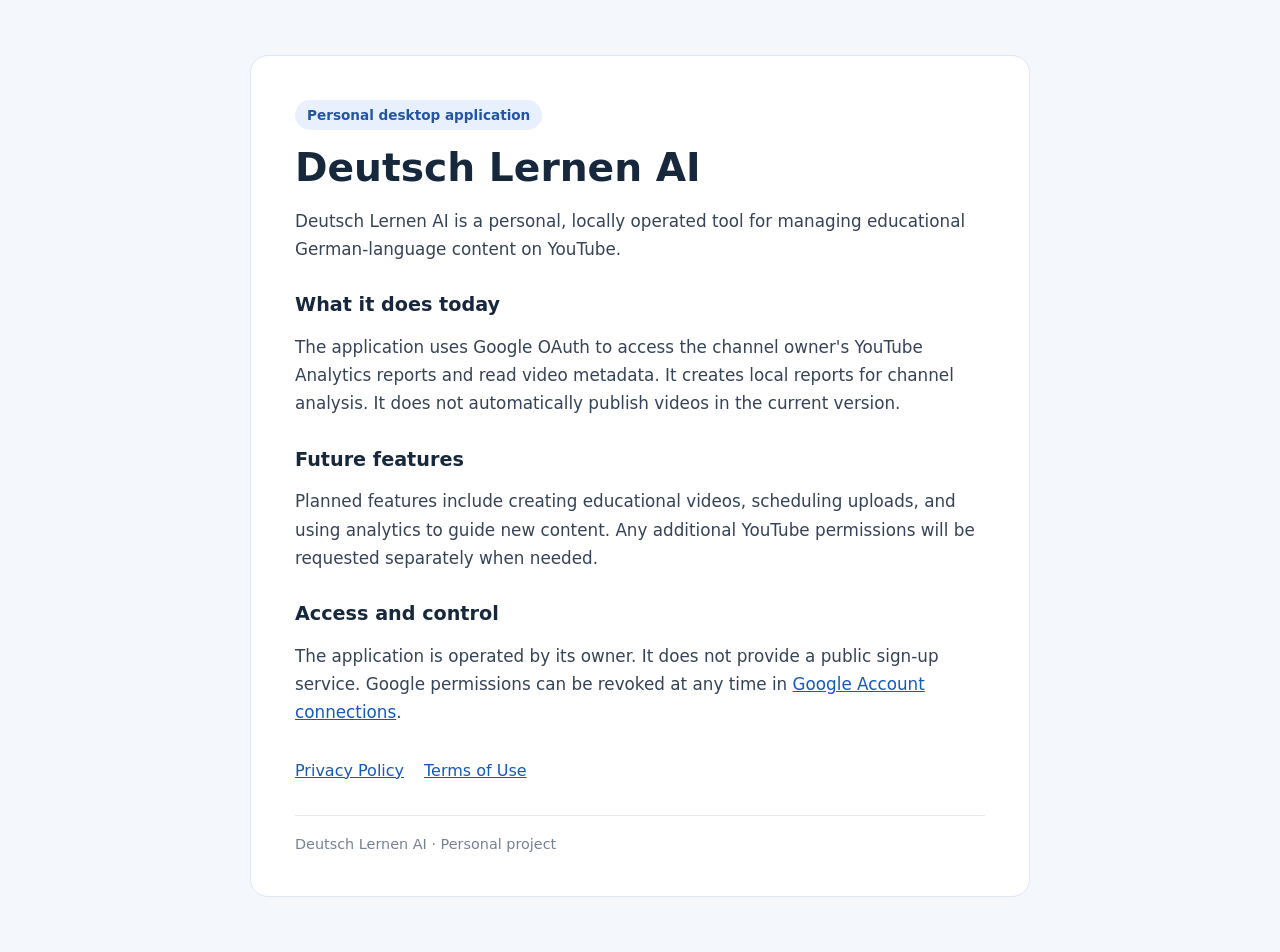
<file: index.html>
<!doctype html><html lang="en"><head><meta charset="utf-8"><meta name="viewport" content="width=device-width, initial-scale=1"><title>Deutsch Lernen AI</title><link rel="stylesheet" href="style.css"></head><body><main><div class="pill">Personal desktop application</div><h1>Deutsch Lernen AI</h1><p>Deutsch Lernen AI is a personal, locally operated tool for managing educational German-language content on YouTube.</p><h2>What it does today</h2><p>The application uses Google OAuth to access the channel owner's YouTube Analytics reports and read video metadata. It creates local reports for channel analysis. It does not automatically publish videos in the current version.</p><h2>Future features</h2><p>Planned features include creating educational videos, scheduling uploads, and using analytics to guide new content. Any additional YouTube permissions will be requested separately when needed.</p><h2>Access and control</h2><p>The application is operated by its owner. It does not provide a public sign-up service. Google permissions can be revoked at any time in <a href="https://myaccount.google.com/permissions">Google Account connections</a>.</p><nav><a href="privacy.html">Privacy Policy</a><a href="terms.html">Terms of Use</a></nav><footer>Deutsch Lernen AI · Personal project</footer></main></body></html>
</file>
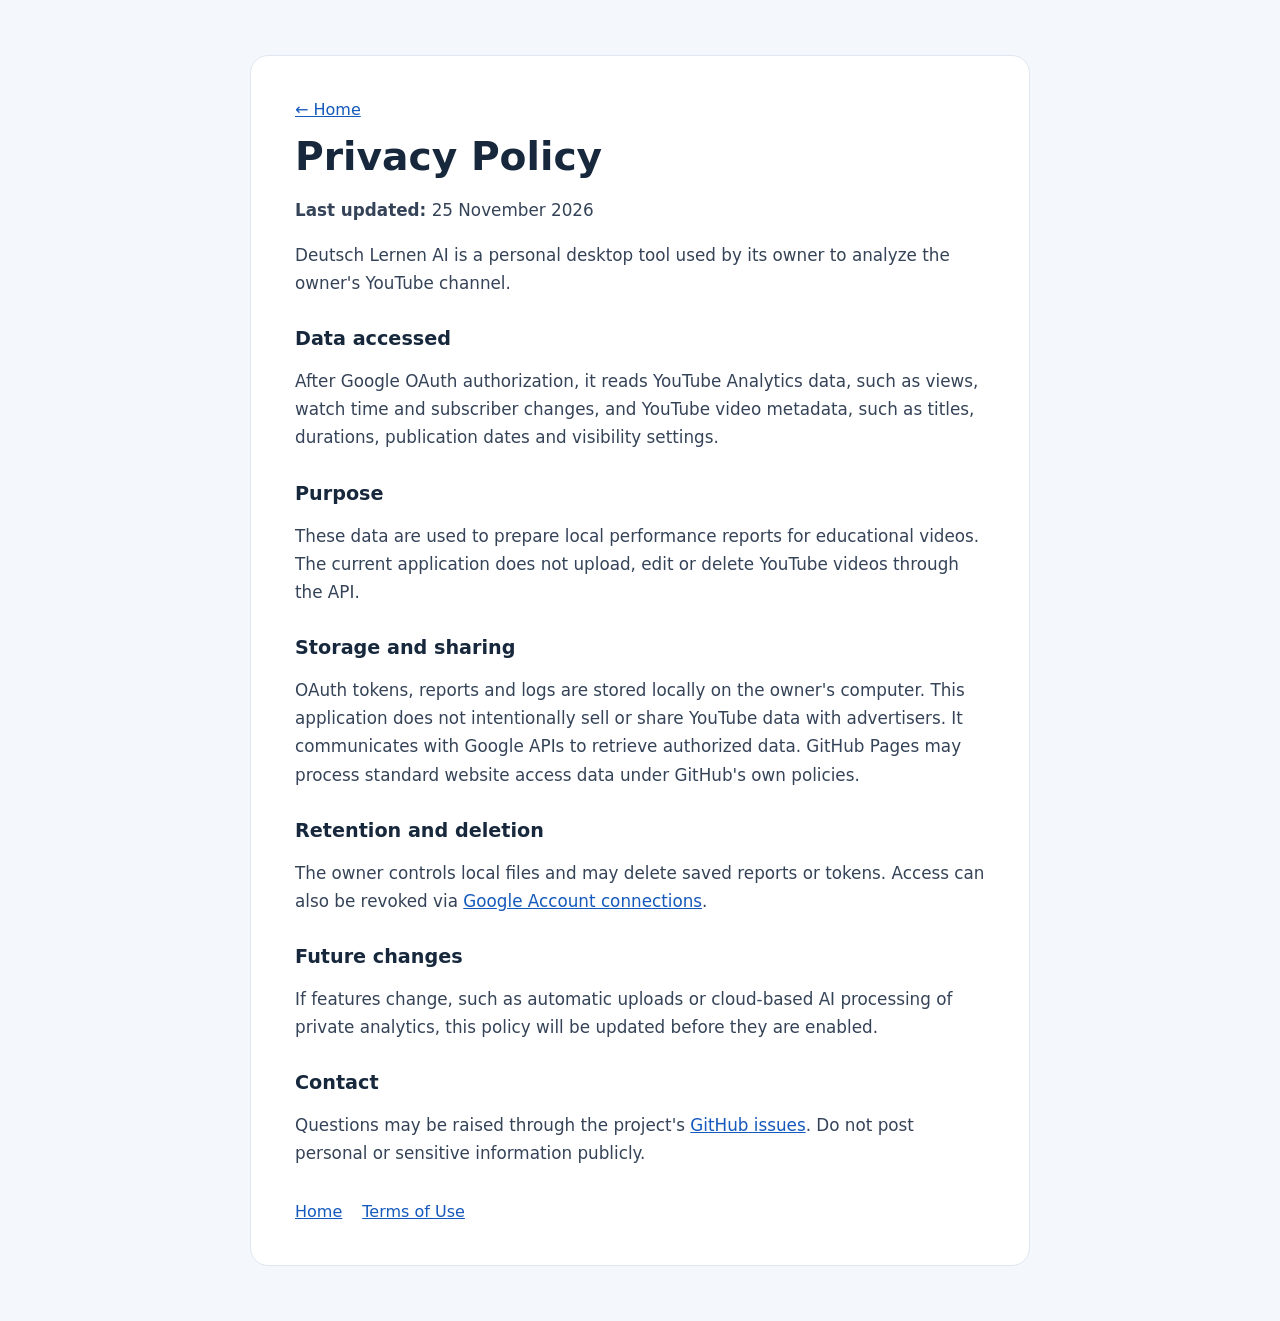
<file: privacy.html>
<!doctype html><html lang="en"><head><meta charset="utf-8"><meta name="viewport" content="width=device-width,initial-scale=1"><title>Privacy Policy | Deutsch Lernen AI</title><link rel="stylesheet" href="style.css"></head><body><main><a href="index.html">← Home</a><h1>Privacy Policy</h1><p><strong>Last updated:</strong> 25 November 2026</p><p>Deutsch Lernen AI is a personal desktop tool used by its owner to analyze the owner's YouTube channel.</p><h2>Data accessed</h2><p>After Google OAuth authorization, it reads YouTube Analytics data, such as views, watch time and subscriber changes, and YouTube video metadata, such as titles, durations, publication dates and visibility settings.</p><h2>Purpose</h2><p>These data are used to prepare local performance reports for educational videos. The current application does not upload, edit or delete YouTube videos through the API.</p><h2>Storage and sharing</h2><p>OAuth tokens, reports and logs are stored locally on the owner's computer. This application does not intentionally sell or share YouTube data with advertisers. It communicates with Google APIs to retrieve authorized data. GitHub Pages may process standard website access data under GitHub's own policies.</p><h2>Retention and deletion</h2><p>The owner controls local files and may delete saved reports or tokens. Access can also be revoked via <a href="https://myaccount.google.com/permissions">Google Account connections</a>.</p><h2>Future changes</h2><p>If features change, such as automatic uploads or cloud-based AI processing of private analytics, this policy will be updated before they are enabled.</p><h2>Contact</h2><p>Questions may be raised through the project's <a href="https://github.com/anzorrio/deutsch-lernen-ai-site/issues">GitHub issues</a>. Do not post personal or sensitive information publicly.</p><nav><a href="index.html">Home</a><a href="terms.html">Terms of Use</a></nav></main></body></html>
</file>
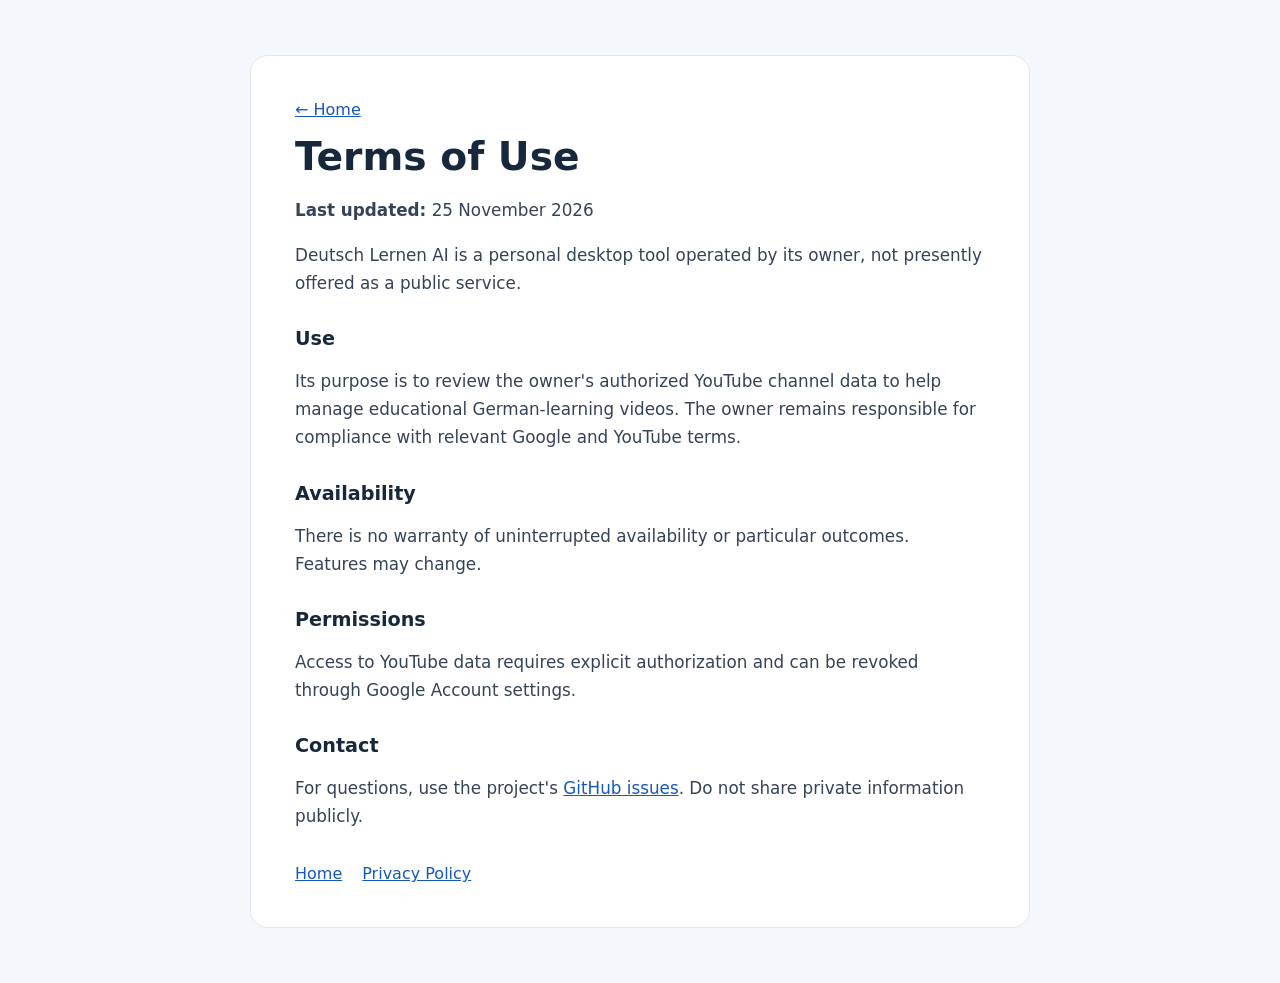
<file: terms.html>
<!doctype html><html lang="en"><head><meta charset="utf-8"><meta name="viewport" content="width=device-width,initial-scale=1"><title>Terms of Use | Deutsch Lernen AI</title><link rel="stylesheet" href="style.css"></head><body><main><a href="index.html">← Home</a><h1>Terms of Use</h1><p><strong>Last updated:</strong> 25 November 2026</p><p>Deutsch Lernen AI is a personal desktop tool operated by its owner, not presently offered as a public service.</p><h2>Use</h2><p>Its purpose is to review the owner's authorized YouTube channel data to help manage educational German-learning videos. The owner remains responsible for compliance with relevant Google and YouTube terms.</p><h2>Availability</h2><p>There is no warranty of uninterrupted availability or particular outcomes. Features may change.</p><h2>Permissions</h2><p>Access to YouTube data requires explicit authorization and can be revoked through Google Account settings.</p><h2>Contact</h2><p>For questions, use the project's <a href="https://github.com/anzorrio/deutsch-lernen-ai-site/issues">GitHub issues</a>. Do not share private information publicly.</p><nav><a href="index.html">Home</a><a href="privacy.html">Privacy Policy</a></nav></main></body></html>
</file>
<file: style.css>
:root{font-family:system-ui,-apple-system,Segoe UI,Roboto,sans-serif}body{margin:0;background:#f4f7fb;color:#17283d}main{box-sizing:border-box;max-width:780px;margin:55px auto;padding:44px;background:white;border:1px solid #dfe7f0;border-radius:18px}h1{font-size:2.45rem;margin:15px 0}h2{font-size:1.2rem;margin:30px 0 7px}p{font-size:1.05rem;line-height:1.68;color:#354358}.pill{display:inline-block;background:#e8f0fe;color:#2355a4;border-radius:999px;padding:7px 12px;font-size:.85rem;font-weight:650}a{color:#1459bb}nav{margin-top:34px;display:flex;gap:20px;flex-wrap:wrap}footer{border-top:1px solid #e5eaf0;margin-top:35px;padding-top:20px;color:#758195;font-size:.9rem}@media(max-width:800px){main{margin:0;border-radius:0;padding:25px}}
</file>
